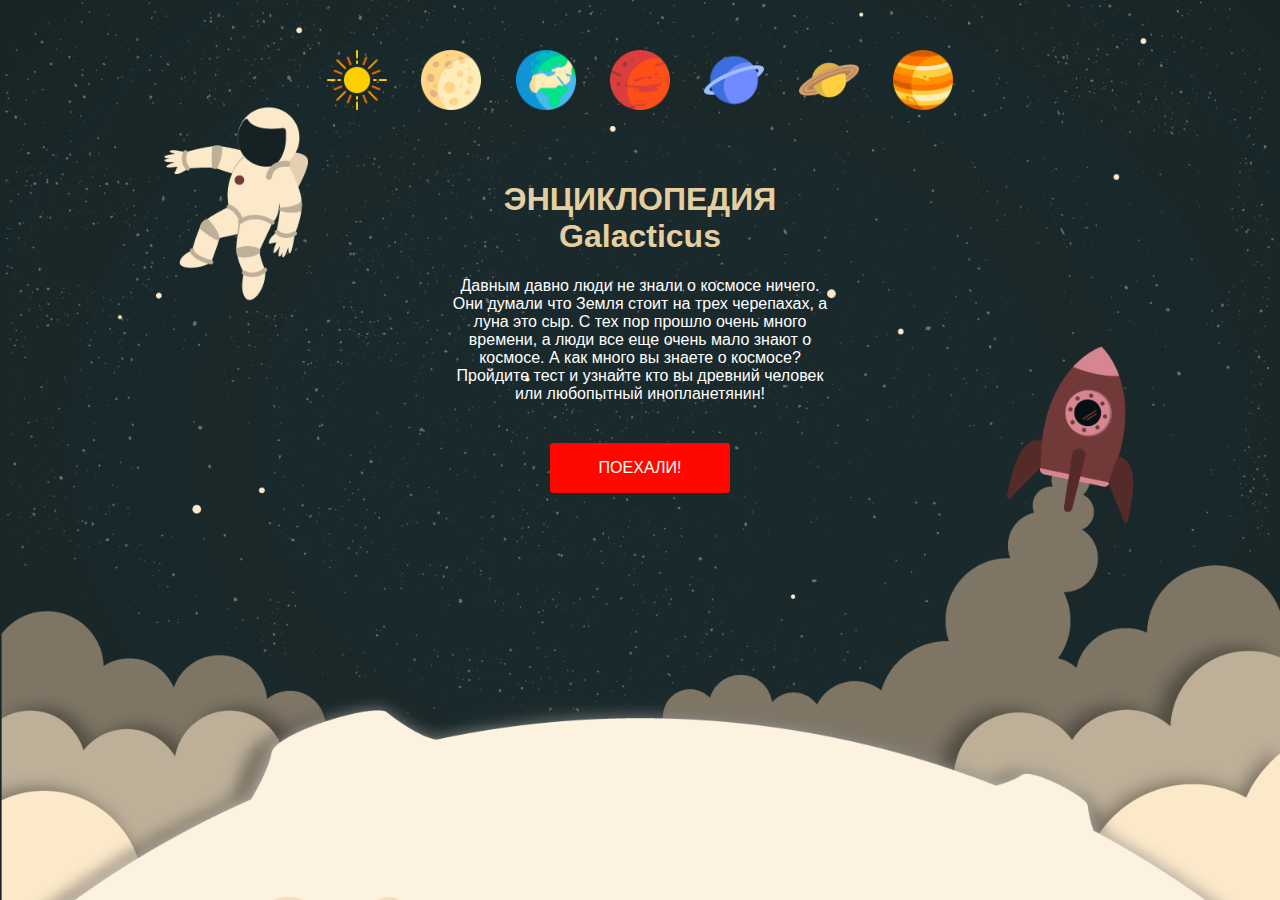
<file: index.html>
<!DOCTYPE html>
<html lang="en">

<head>
  <title>Galacticus</title>
  <link rel="icon" href="img/icons/planet-earth.png">
  <meta charset="UTF-8">
  <link href="styles.css" rel="stylesheet" type="text/css" media="screen" /> 
  <script src="script.js"></script>
</head>


<body>
  <header>
    <nav>
      <li>
        <a href="sun.html">
          <img src="img/icons/sun.png">
        </a>
      </li>
      <li>
        <a href="moon.html">
          <img src="img/icons/moon.png">
        </a>
      </li>
      <li>
        <a href="index.html">
          <img src="img/icons/planet-earth.png">
        </a>
      </li>
      <li>
        <a href="mars.html">
          <img src="img/icons/mars.png">
        </a>
      </li>
      <li>
        <a href="uranus.html">
          <img src="img/icons/uranus.png">
        </a>
      </li>
      <li>
        <a href="saturn.html">
          <img src="img/icons/saturn.png">
        </a>
      </li>
      <li>
        <a href="jupiter.html">
          <img src="img/icons/jupiter.png">
        </a>
      </li>
    </nav>
  </header>
  <main>
    <h1>ЭНЦИКЛОПЕДИЯ <br />Galacticus</h1>
    <p>Давным давно люди не знали о космосе ничего. Они думали что Земля стоит на трех черепахах, а луна это сыр. С тех
      пор прошло очень много времени, а люди все еще очень мало знают о космосе. А как много вы знаете о космосе?
      Пройдите тест и узнайте кто вы древний человек или любопытный инопланетянин!</p>
    <button onclick="run()"> ПОЕХАЛИ! </button>
  </main>
  <footer>
   
  </footer>

</body>

</html>
</file>
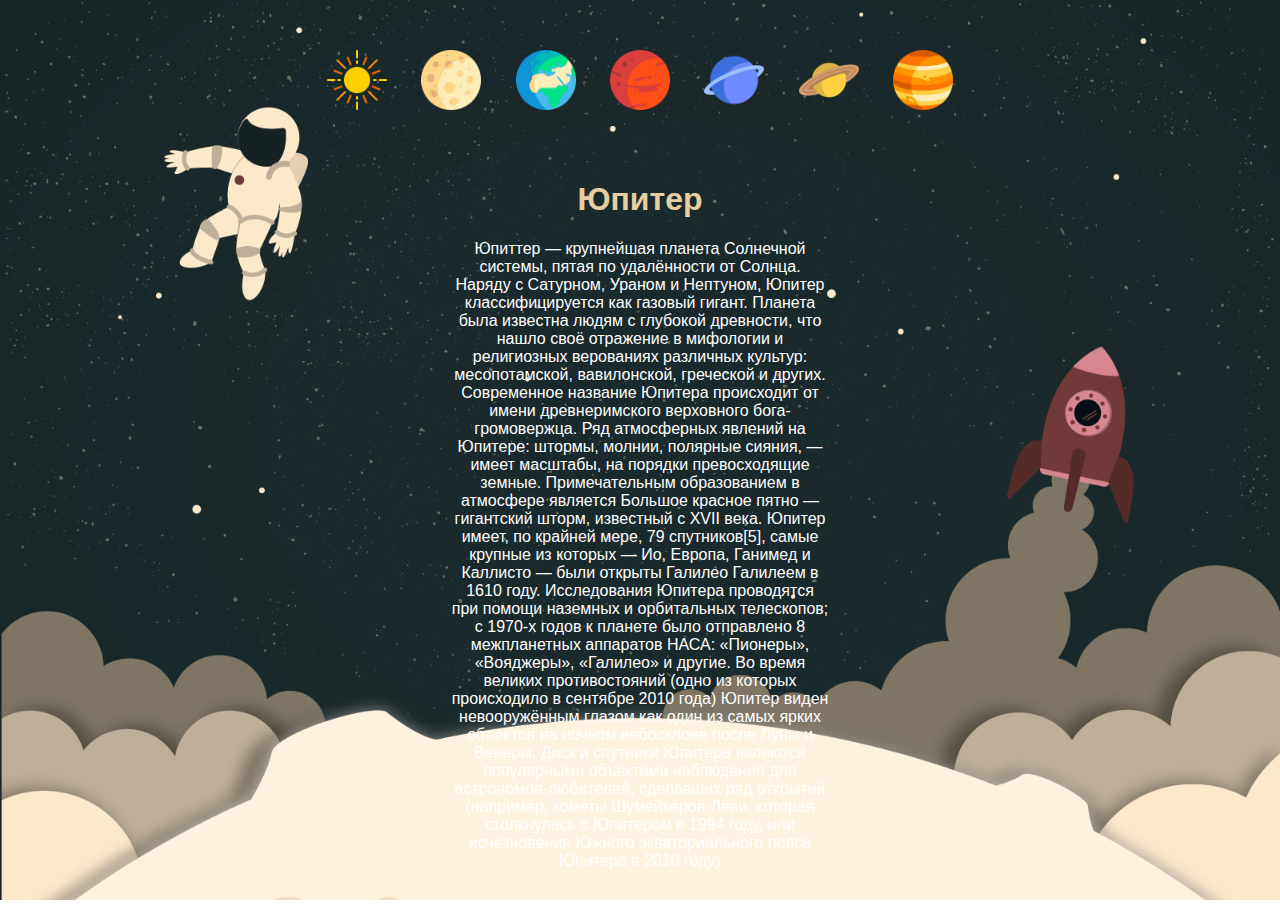
<file: jupiter.html>
<!DOCTYPE html>
<html lang="en">

<head>
    <title>Galacticus</title>
    <link rel="icon" href="img/icons/jupiter.png">
  <meta charset="UTF-8">
  <link href="styles.css" rel="stylesheet" type="text/css" media="screen" />
</head>


<body>
  <header>
    <nav>
      <li>
        <a href="sun.html">
          <img src="img/icons/sun.png">
        </a>
      </li>
      <li>
        <a href="moon.html">
          <img src="img/icons/moon.png">
        </a>
      </li>
      <li>
        <a href="index.html">
          <img src="img/icons/planet-earth.png">
        </a>
      </li>
      <li>
        <a href="mars.html">
          <img src="img/icons/mars.png">
        </a>
      </li>
      <li>
        <a href="uranus.html">
          <img src="img/icons/uranus.png">
        </a>
      </li>
      <li>
        <a href="saturn.html">
          <img src="img/icons/saturn.png">
        </a>
      </li>
      <li>
        <a href="jupiter.html">
          <img src="img/icons/jupiter.png">
        </a>
      </li>
    </nav>
  </header>
  <main>
    <h1>Юпитер</h1>
    <p>Юпиттер — крупнейшая планета Солнечной системы, пятая по удалённости от Солнца. Наряду с Сатурном, Ураном и Нептуном, Юпитер классифицируется как газовый гигант. Планета была известна людям с глубокой древности, что нашло своё отражение в мифологии и религиозных верованиях различных культур: месопотамской, вавилонской, греческой и других. Современное название Юпитера происходит от имени древнеримского верховного бога-громовержца. 
        Ряд атмосферных явлений на Юпитере: штормы, молнии, полярные сияния, — имеет масштабы, на порядки превосходящие земные. Примечательным образованием в атмосфере является Большое красное пятно — гигантский шторм, известный с XVII века. Юпитер имеет, по крайней мере, 79 спутников[5], самые крупные из которых — Ио, Европа, Ганимед и Каллисто — были открыты Галилео Галилеем в 1610 году. 
        Исследования Юпитера проводятся при помощи наземных и орбитальных телескопов; с 1970-х годов к планете было отправлено 8 межпланетных аппаратов НАСА: «Пионеры», «Вояджеры», «Галилео» и другие. Во время великих противостояний (одно из которых происходило в сентябре 2010 года) Юпитер виден невооружённым глазом как один из самых ярких объектов на ночном небосклоне после Луны и Венеры. Диск и спутники Юпитера являются популярными объектами наблюдения для астрономов-любителей, сделавших ряд открытий (например, кометы Шумейкеров-Леви, которая столкнулась с Юпитером в 1994 году, или исчезновения Южного экваториального пояса Юпитера в 2010 году)</p>
    
  </main>
  <footer>

  </footer>

</body>

</html>
</file>
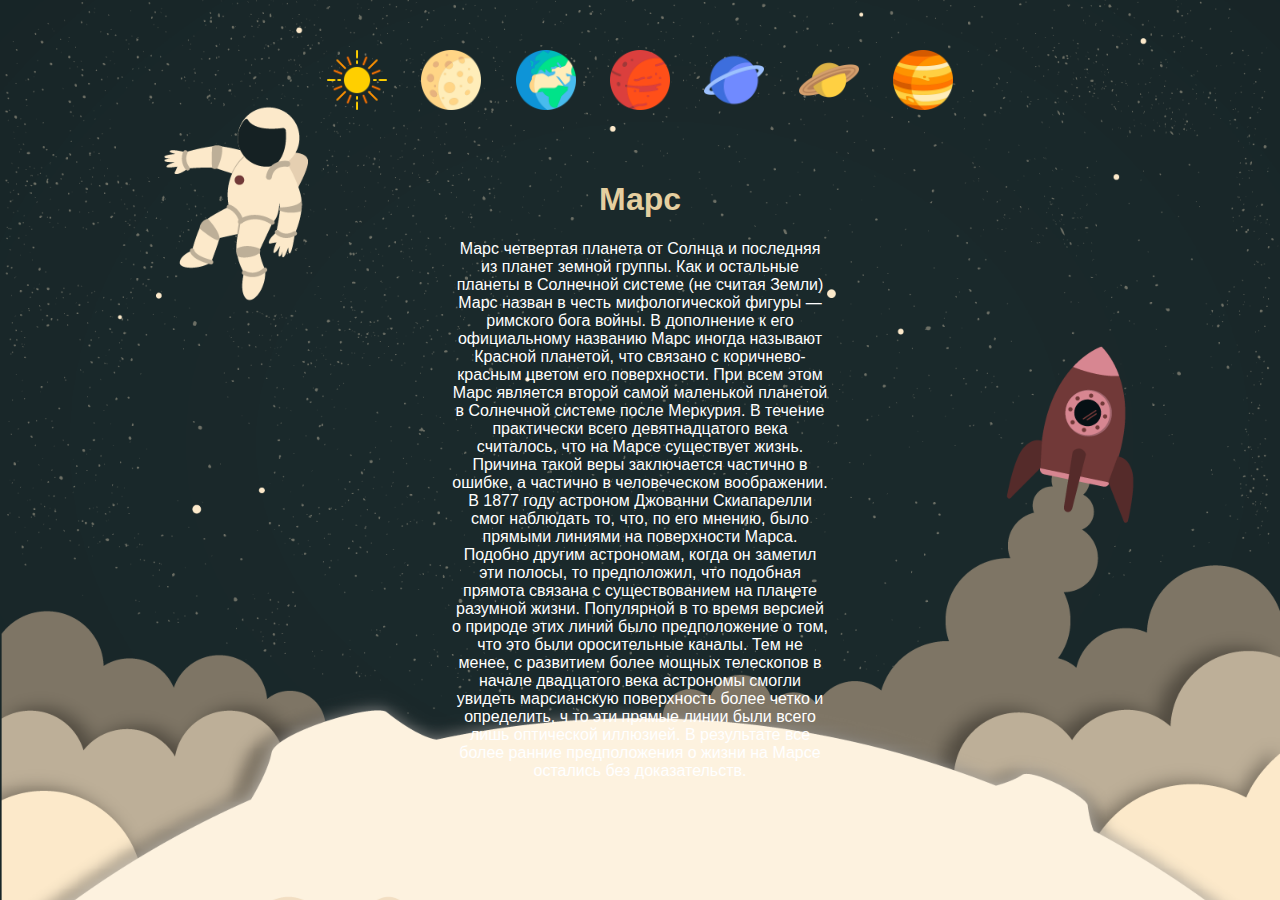
<file: mars.html>
<!DOCTYPE html>
<html lang="en">

<head>
    <title>Galacticus</title>
    <link rel="icon" href="img/icons/mars.png">
  <meta charset="UTF-8">
  <link href="styles.css" rel="stylesheet" type="text/css" media="screen" />
</head>


<body>
  <header>
    <nav>
      <li>
        <a href="sun.html">
          <img src="img/icons/sun.png">
        </a>
      </li>
      <li>
        <a href="moon.html">
          <img src="img/icons/moon.png">
        </a>
      </li>
      <li>
        <a href="index.html">
          <img src="img/icons/planet-earth.png">
        </a>
      </li>
      <li>
        <a href="mars.html">
          <img src="img/icons/mars.png">
        </a>
      </li>
      <li>
        <a href="uranus.html">
          <img src="img/icons/uranus.png">
        </a>
      </li>
      <li>
        <a href="saturn.html">
          <img src="img/icons/saturn.png">
        </a>
      </li>
      <li>
        <a href="jupiter.html">
          <img src="img/icons/jupiter.png">
        </a>
      </li>
    </nav>
  </header>
  <main>
    <h1>Марс</h1>
    <p>Марс четвертая планета от Солнца и последняя из планет земной группы. Как и остальные планеты в Солнечной системе (не считая Земли) Марс назван в честь мифологической фигуры — римского бога войны. В дополнение к его официальному названию Марс иногда называют Красной планетой, что связано с коричнево-красным цветом его поверхности. При всем этом Марс является второй самой маленькой планетой в Солнечной системе после Меркурия. 
        В течение практически всего девятнадцатого века считалось, что на Марсе существует жизнь. Причина такой веры заключается частично в ошибке, а частично в человеческом воображении. 
        В 1877 году астроном Джованни Скиапарелли смог наблюдать то, что, по его мнению, было прямыми линиями на поверхности Марса. Подобно другим астрономам, когда он заметил эти полосы, то предположил, что подобная прямота связана с существованием на планете разумной жизни. Популярной в то время версией о природе этих линий было предположение о том, что это были оросительные каналы. Тем не менее, с развитием более мощных телескопов в начале двадцатого века астрономы смогли увидеть марсианскую поверхность более четко и определить, ч то эти прямые линии были всего лишь оптической иллюзией. В результате все более ранние предположения о жизни на Марсе остались без доказательств.</p>
  </main>
  <footer>

  </footer>

</body>

</html>
</file>
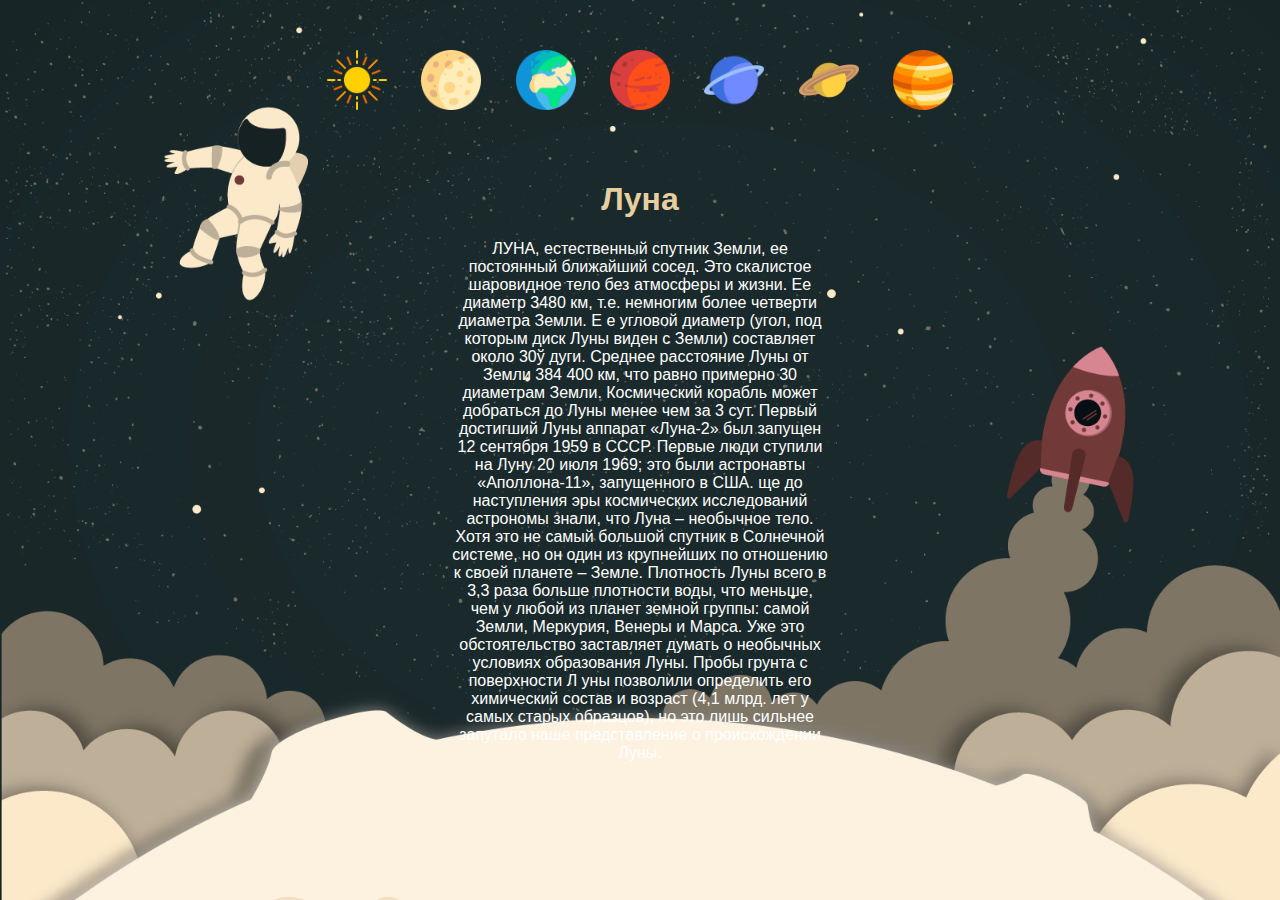
<file: moon.html>
<!DOCTYPE html>
<html lang="en">

<head>
    <title>Galacticus</title>
    <link rel="icon" href="img/icons/moon.png">
  <meta charset="UTF-8">
  <link href="styles.css" rel="stylesheet" type="text/css" media="screen" />
</head>


<body>
  <header>
    <nav>
      <li>
        <a href="sun.html">
          <img src="img/icons/sun.png">
        </a>
      </li>
      <li>
        <a href="moon.html">
          <img src="img/icons/moon.png">
        </a>
      </li>
      <li>
        <a href="index.html">
          <img src="img/icons/planet-earth.png">
        </a>
      </li>
      <li>
        <a href="mars.html">
          <img src="img/icons/mars.png">
        </a>
      </li>
      <li>
        <a href="uranus.html">
          <img src="img/icons/uranus.png">
        </a>
      </li>
      <li>
        <a href="saturn.html">
          <img src="img/icons/saturn.png">
        </a>
      </li>
      <li>
        <a href="jupiter.html">
          <img src="img/icons/jupiter.png">
        </a>
      </li>
    </nav>
  </header>
  <main>
    <h1>Луна</h1>
    <p>ЛУНА, естественный спутник Земли, ее постоянный ближайший сосед. Это скалистое шаровидное тело без атмосферы и жизни. Ее диаметр 3480 км, т.е. немногим более четверти диаметра Земли. Е е угловой диаметр (угол, под которым диск Луны виден с Земли) составляет около 30ў дуги. Среднее расстояние Луны от Земли 384 400 км, что равно примерно 30 диаметрам Земли. Космический корабль может добраться до Луны менее чем за 3 сут. Первый достигший Луны аппарат «Луна-2» был запущен 12 сентября 1959 в СССР. Первые люди ступили на Луну 20 июля 1969; это были астронавты «Аполлона-11», запущенного в США. 
        ще до наступления эры космических исследований астрономы знали, что Луна – необычное тело. Хотя это не самый большой спутник в Солнечной системе, но он один из крупнейших по отношению к своей планете – Земле. Плотность Луны всего в 3,3 раза больше плотности воды, что меньше, чем у любой из планет земной группы: самой Земли, Меркурия, Венеры и Марса. Уже это обстоятельство заставляет думать о необычных условиях образования Луны. Пробы грунта с поверхности Л уны позволили определить его химический состав и возраст (4,1 млрд. лет у самых старых образцов), но это лишь сильнее запутало наше представление о происхождении Луны.</p>
  </main>
  <footer>

  </footer>

</body>

</html>
</file>
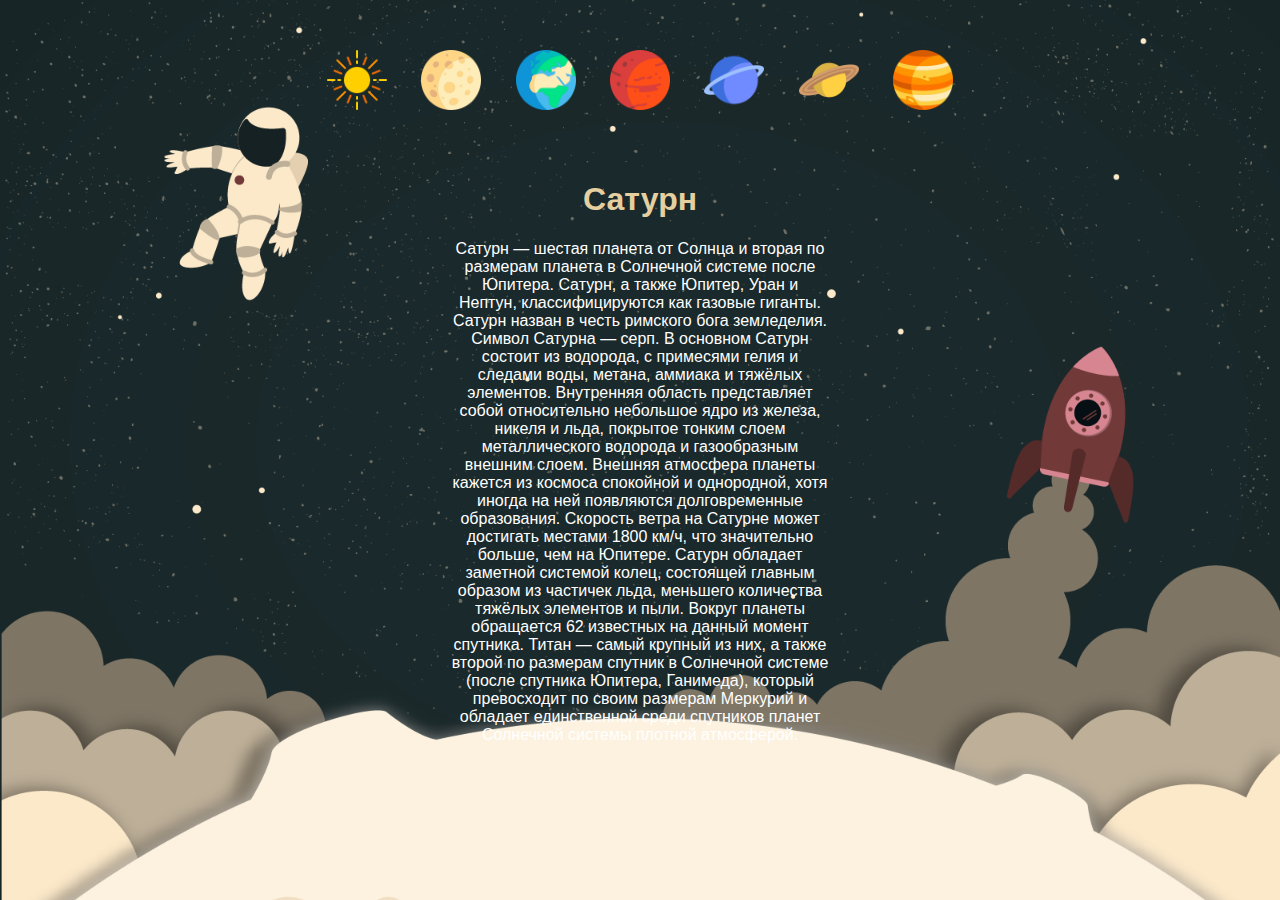
<file: saturn.html>
<!DOCTYPE html>
<html lang="en">

<head>
    <title>Galacticus</title>
    <link rel="icon" href="img/icons/saturn.png">
  <meta charset="UTF-8">
  <link href="styles.css" rel="stylesheet" type="text/css" media="screen" />
</head>


<body>
  <header>
    <nav>
      <li>
        <a href="sun.html">
          <img src="img/icons/sun.png">
        </a>
      </li>
      <li>
        <a href="moon.html">
          <img src="img/icons/moon.png">
        </a>
      </li>
      <li>
        <a href="index.html">
          <img src="img/icons/planet-earth.png">
        </a>
      </li>
      <li>
        <a href="mars.html">
          <img src="img/icons/mars.png">
        </a>
      </li>
      <li>
        <a href="uranus.html">
          <img src="img/icons/uranus.png">
        </a>
      </li>
      <li>
        <a href="saturn.html">
          <img src="img/icons/saturn.png">
        </a>
      </li>
      <li>
        <a href="jupiter.html">
          <img src="img/icons/jupiter.png">
        </a>
      </li>
    </nav>
  </header>
  <main>
    <h1>Сатурн</h1>
    <p>Сатурн — шестая планета от Солнца и вторая по размерам планета в Солнечной системе после Юпитера. Сатурн, а также Юпитер, Уран и Нептун, классифицируются как газовые гиганты. Сатурн назван в честь римского бога земледелия. Символ Сатурна — серп. 
      В основном Сатурн состоит из водорода, с примесями гелия и следами воды, метана, аммиака и тяжёлых элементов. Внутренняя область представляет собой относительно небольшое ядро из железа, никеля и льда, покрытое тонким слоем металлического водорода и газообразным внешним слоем. Внешняя атмосфера планеты кажется из космоса спокойной и однородной, хотя иногда на ней появляются долговременные образования. Скорость ветра на Сатурне может достигать местами 1800 км/ч, что значительно больше, чем на Юпитере. 
      Сатурн обладает заметной системой колец, состоящей главным образом из частичек льда, меньшего количества тяжёлых элементов и пыли. Вокруг планеты обращается 62 известных на данный момент спутника. Титан — самый крупный из них, а также второй по размерам спутник в Солнечной системе (после спутника Юпитера, Ганимеда), который превосходит по своим размерам Меркурий и обладает единственной среди спутников планет Солнечной системы плотной атмосферой. </p>
    
  </main>
  <footer>

  </footer>

</body>

</html>
</file>
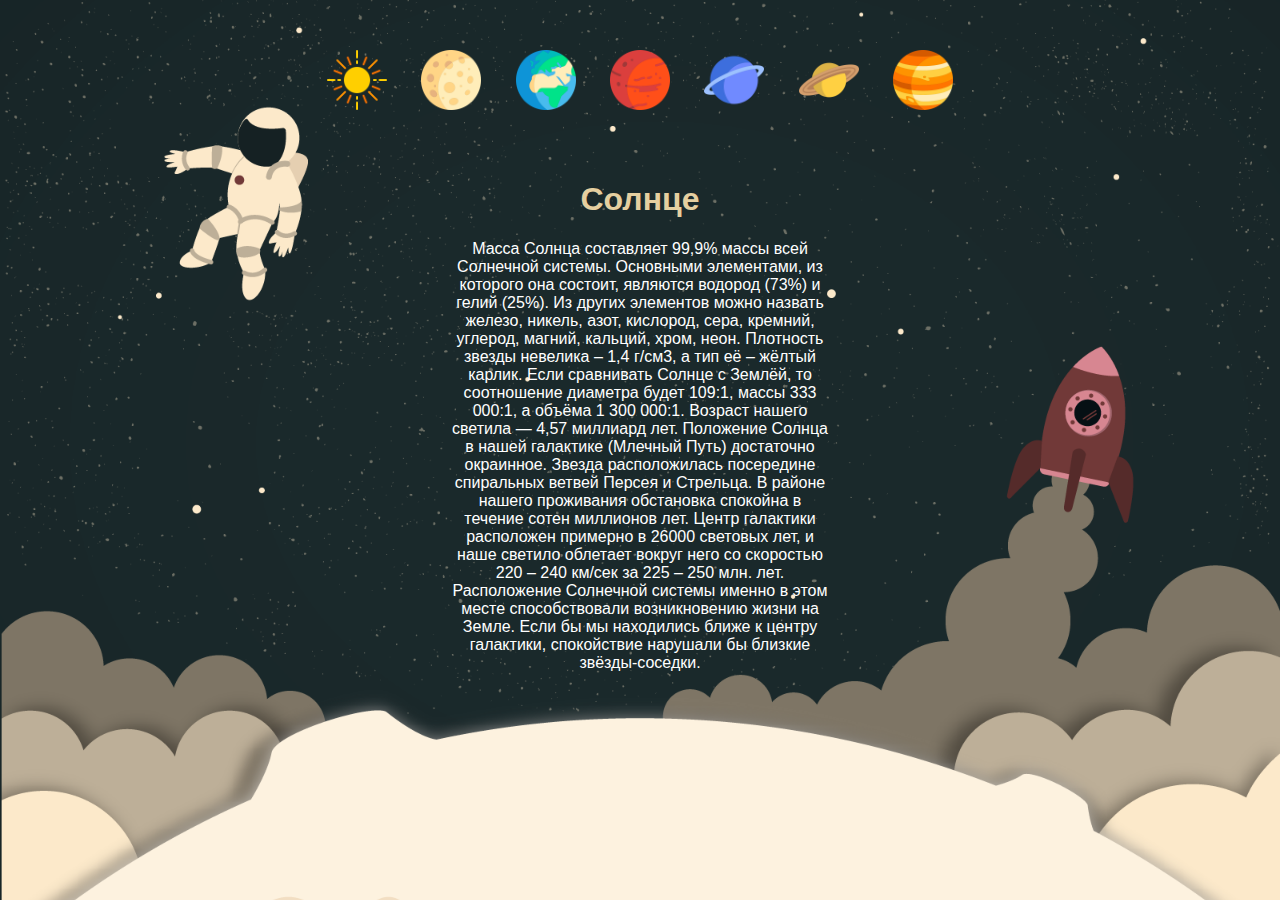
<file: sun.html>
<!DOCTYPE html>
<html lang="en">

<head>
    <title>Galacticus</title>
    <link rel="icon" href="img/icons/sun.png">
  <meta charset="UTF-8">
  <link href="styles.css" rel="stylesheet" type="text/css" media="screen" />
</head>


<body>
  <header>
    <nav>
      <li>
        <a href="sun.html">
          <img src="img/icons/sun.png">
        </a>
      </li>
      <li>
        <a href="moon.html">
          <img src="img/icons/moon.png">
        </a>
      </li>
      <li>
        <a href="index.html">
          <img src="img/icons/planet-earth.png">
        </a>
      </li>
      <li>
        <a href="mars.html">
          <img src="img/icons/mars.png">
        </a>
      </li>
      <li>
        <a href="uranus.html">
          <img src="img/icons/uranus.png">
        </a>
      </li>
      <li>
        <a href="saturn.html">
          <img src="img/icons/saturn.png">
        </a>
      </li>
      <li>
        <a href="jupiter.html">
          <img src="img/icons/jupiter.png">
        </a>
      </li>
    </nav>
  </header>
  <main>
    <h1>Солнце</h1>
    <p>Масса Солнца составляет 99,9% массы всей Солнечной системы. Основными элементами, из которого она состоит, являются водород (73%) и гелий (25%). Из других элементов можно назвать железо, никель, азот, кислород, сера, кремний, углерод, магний, кальций, хром, неон. Плотность звезды невелика – 1,4 г/см3, а тип её – жёлтый карлик. Если сравнивать Солнце с Землёй, то соотношение диаметра будет 109:1, массы 333 000:1, а объёма 1 300 000:1. Возраст нашего светила — 4,57 миллиард лет. 
        Положение Солнца в нашей галактике (Млечный Путь) достаточно окраинное. Звезда расположилась посередине спиральных ветвей Персея и Стрельца. В районе нашего проживания обстановка спокойна в течение сотен миллионов лет. Центр галактики расположен примерно в 26000 световых лет, и наше светило облетает вокруг него со скоростью 220 – 240 км/сек за 225 – 250 млн. лет. Расположение Солнечной системы именно в этом месте способствовали возникновению жизни на Земле. Если бы мы находились ближе к центру галактики, спокойствие нарушали бы близкие звёзды-соседки.</p>
   
  </main>
  <footer>

  </footer>

</body>

</html>
</file>
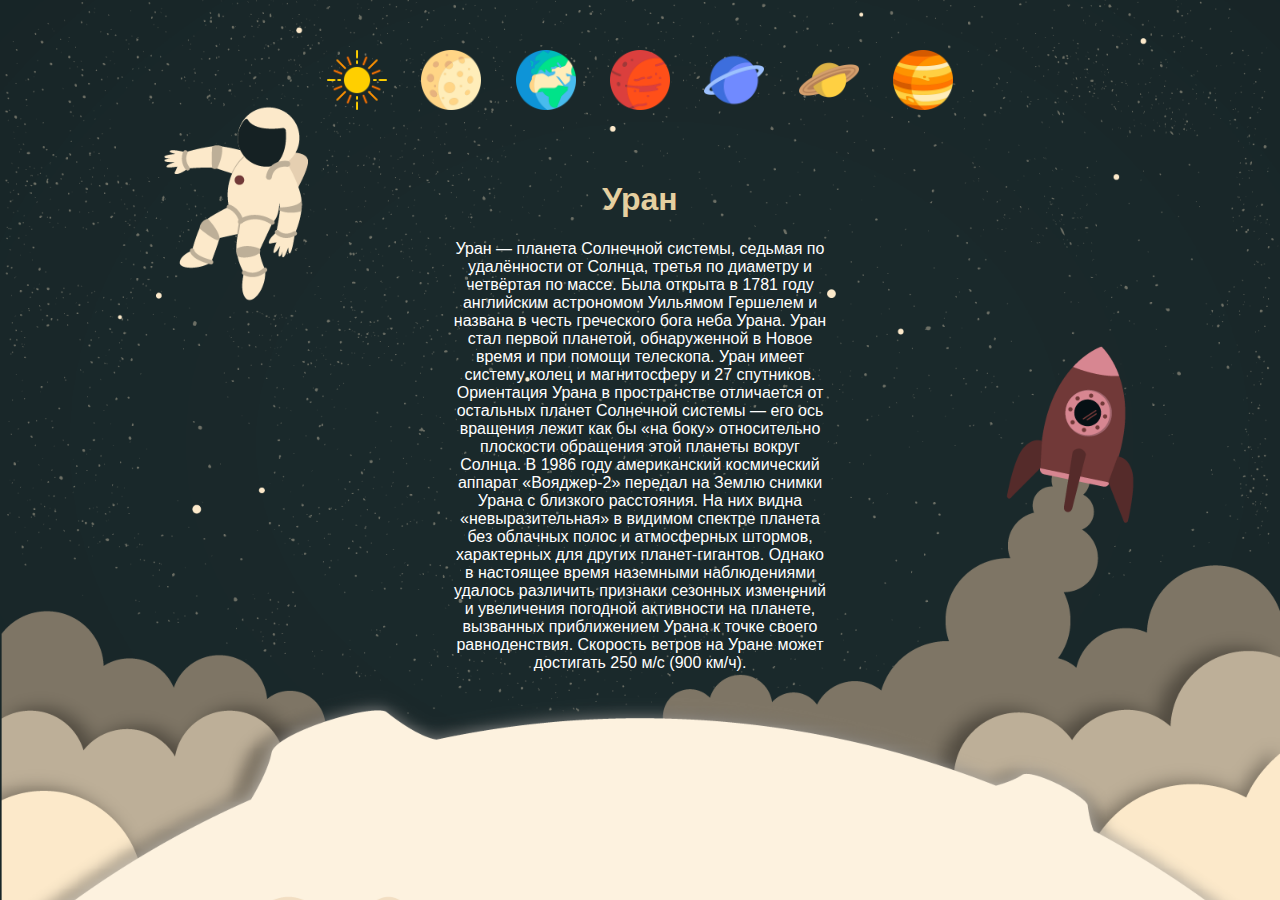
<file: uranus.html>
<!DOCTYPE html>
<html lang="en">

<head>
    <title>Galacticus</title>
    <link rel="icon" href="img/icons/uranus.png">
  <meta charset="UTF-8">
  <link href="styles.css" rel="stylesheet" type="text/css" media="screen" />
</head>


<body>
  <header>
    <nav>
      <li>
        <a href="sun.html">
          <img src="img/icons/sun.png">
        </a>
      </li>
      <li>
        <a href="moon.html">
          <img src="img/icons/moon.png">
        </a>
      </li>
      <li>
        <a href="index.html">
          <img src="img/icons/planet-earth.png">
        </a>
      </li>
      <li>
        <a href="mars.html">
          <img src="img/icons/mars.png">
        </a>
      </li>
      <li>
        <a href="uranus.html">
          <img src="img/icons/uranus.png">
        </a>
      </li>
      <li>
        <a href="saturn.html">
          <img src="img/icons/saturn.png">
        </a>
      </li>
      <li>
        <a href="jupiter.html">
          <img src="img/icons/jupiter.png">
        </a>
      </li>
    </nav>
  </header>
  <main>
    <h1>Уран</h1>
    <p>Уран — планета Солнечной системы, седьмая по удалённости от Солнца, третья по диаметру и четвёртая по массе. Была открыта в 1781 году английским астрономом Уильямом Гершелем и названа в честь греческого бога неба Урана. Уран стал первой планетой, обнаруженной в Новое время и при помощи телескопа. 
        Уран имеет систему колец и магнитосферу и 27 спутников. Ориентация Урана в пространстве отличается от остальных планет Солнечной системы — его ось вращения лежит как бы «на боку» относительно плоскости обращения этой планеты вокруг Солнца. 
        В 1986 году американский космический аппарат «Вояджер-2» передал на Землю снимки Урана с близкого расстояния. На них видна «невыразительная» в видимом спектре планета без облачных полос и атмосферных штормов, характерных для других планет-гигантов. Однако в настоящее время наземными наблюдениями удалось различить признаки сезонных изменений и увеличения погодной активности на планете, вызванных приближением Урана к точке своего равноденствия. Скорость ветров на Уране может достигать 250 м/с (900 км/ч).</p>
    
  </main>
  <footer>

  </footer>

</body>

</html>
</file>
<file: styles.css>
html, body {
  margin: 0;
  font-family: sans-serif;
  overflow: hidden;
}

* {
  box-sizing: border-box;
}
body{
  height: 100vh;
  text-align: center;
  background: url(img/space.png) no-repeat center;
  background-size: cover;
  color: white;
}
header{
  height: 150px;
}
main{
  height: calc(100vh - 150px - 35px); 
  padding: 10px;
}
footer{
  height: 35px;
}
li{
  display: inline-block;
  height: 80px;
  width: 80px;
  margin: 40px 5px;
}
img{
  height: 80px;
  width: 80px;
  padding: 10px;
  transition: all 1ms ease-in-out;   
}


  img:hover{ 
   padding: 0px;
   }
  button:hover{ 
    background:transparent;
}

button{
  color: rgb(255, 255, 255);
  background-color:#fe0800;
  border:2px solid #fe0800;
  height: 50px;
  width: 180px;
  font-size: 16px;
  border-radius: 3px;
  
}
h1{
  color: #e5cfa0;
}

p{ 
 width:30%;

 margin: auto;
 padding-bottom: 40px;
}
</file>
